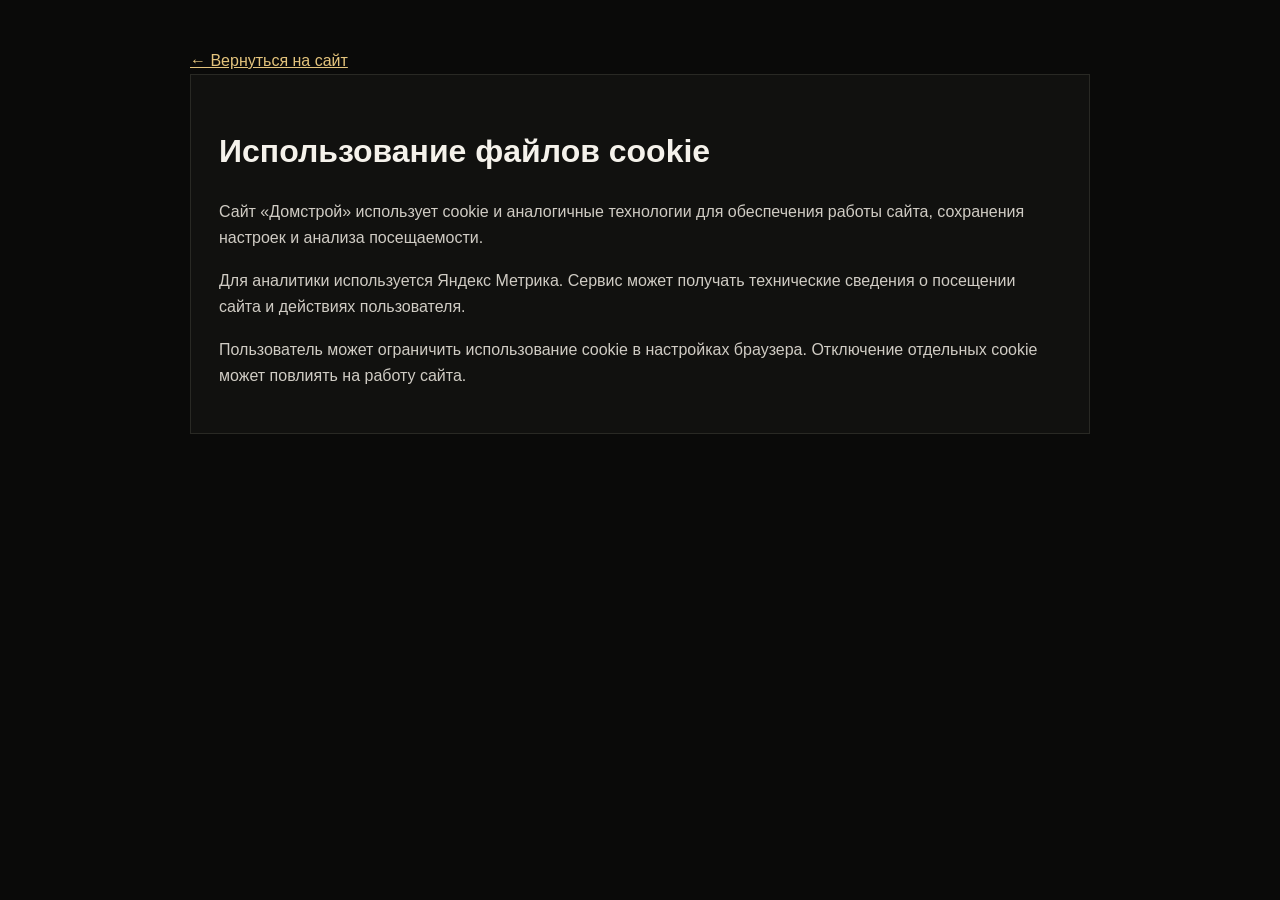
<file: cookies.html>
<!doctype html><html lang="ru"><head><meta charset="utf-8"><meta name="viewport" content="width=device-width,initial-scale=1"><title>Cookie — Домстрой</title><style>body{margin:0;background:#0a0a09;color:#f5f2eb;font-family:Arial,sans-serif;line-height:1.65}.wrap{max-width:900px;margin:auto;padding:48px 24px}a{color:#e4c47d}p,li{color:#d0ccc4}.card{border:1px solid #292924;padding:28px;background:#11110f}</style></head><body><main class="wrap"><a href="index.html">← Вернуться на сайт</a><div class="card"><h1>Использование файлов cookie</h1><p>Сайт «Домстрой» использует cookie и аналогичные технологии для обеспечения работы сайта, сохранения настроек и анализа посещаемости.</p><p>Для аналитики используется Яндекс Метрика. Сервис может получать технические сведения о посещении сайта и действиях пользователя.</p><p>Пользователь может ограничить использование cookie в настройках браузера. Отключение отдельных cookie может повлиять на работу сайта.</p></div></main></body></html>
</file>
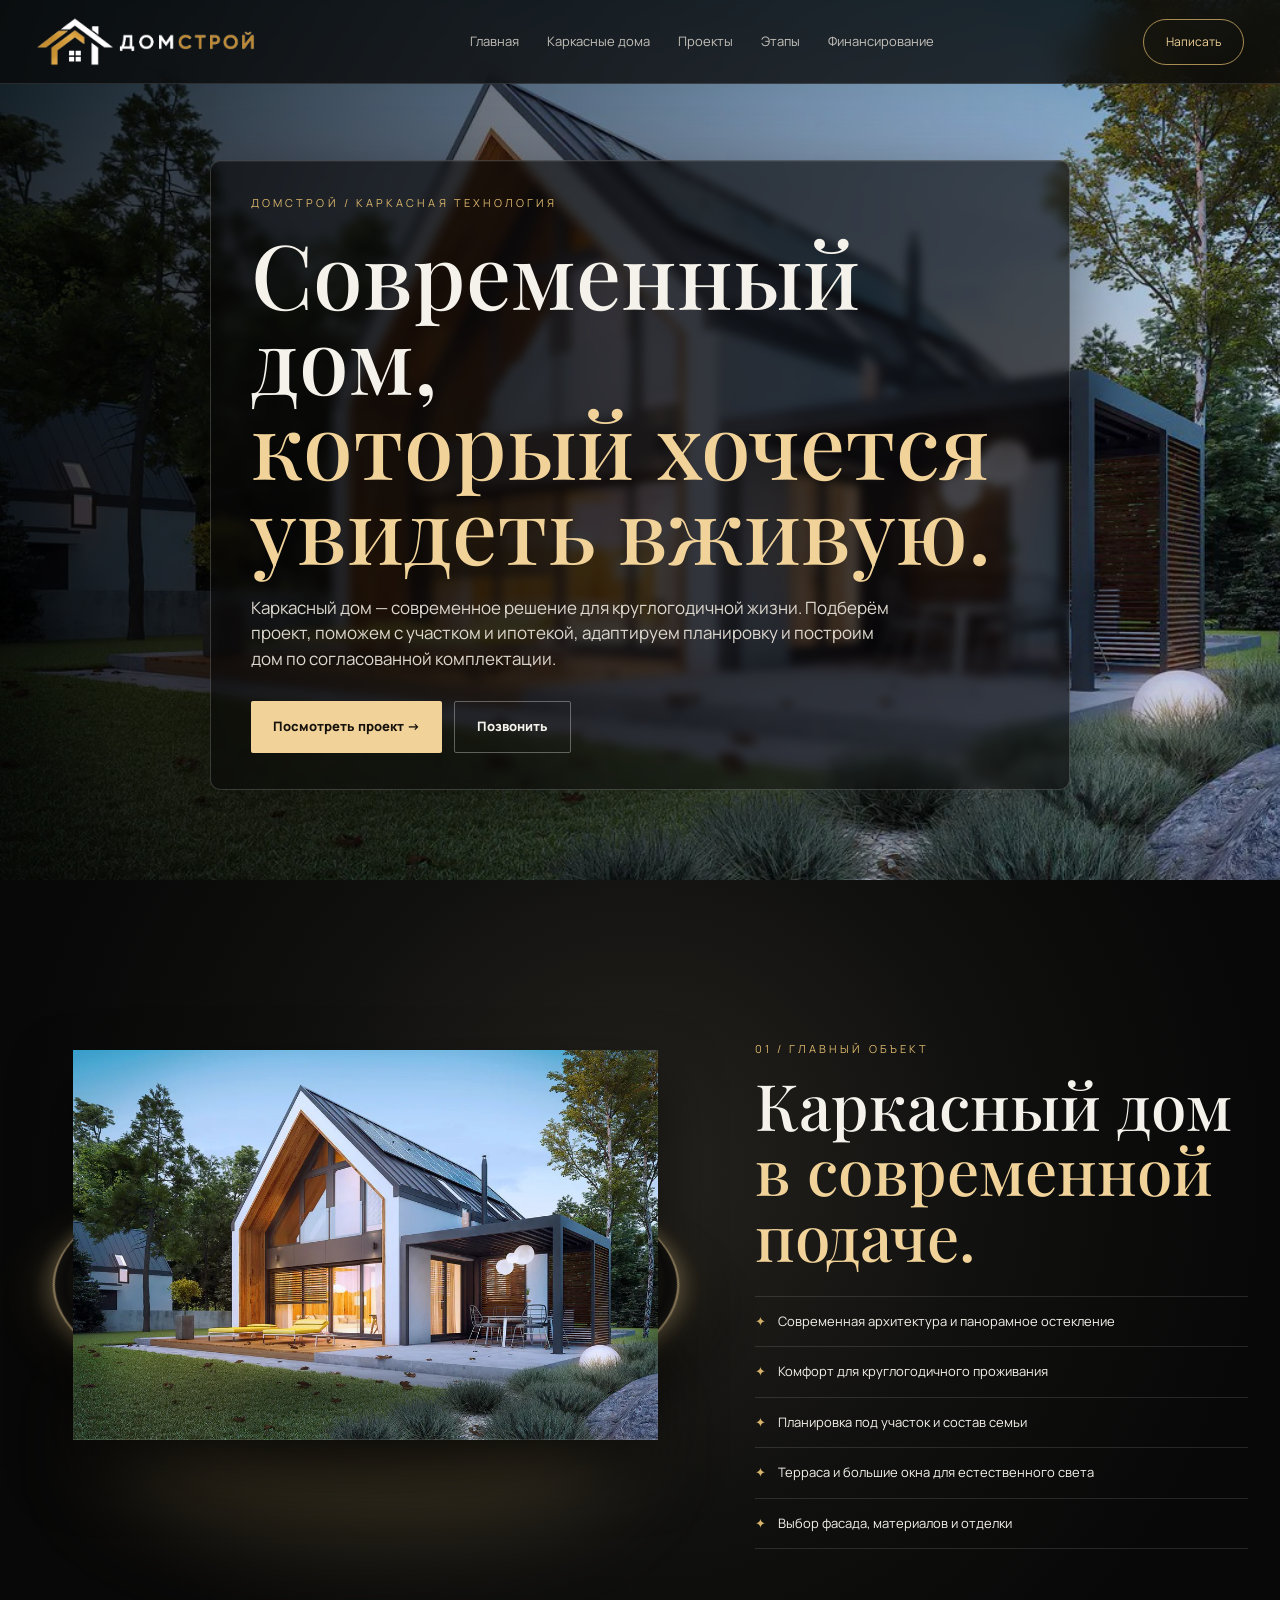
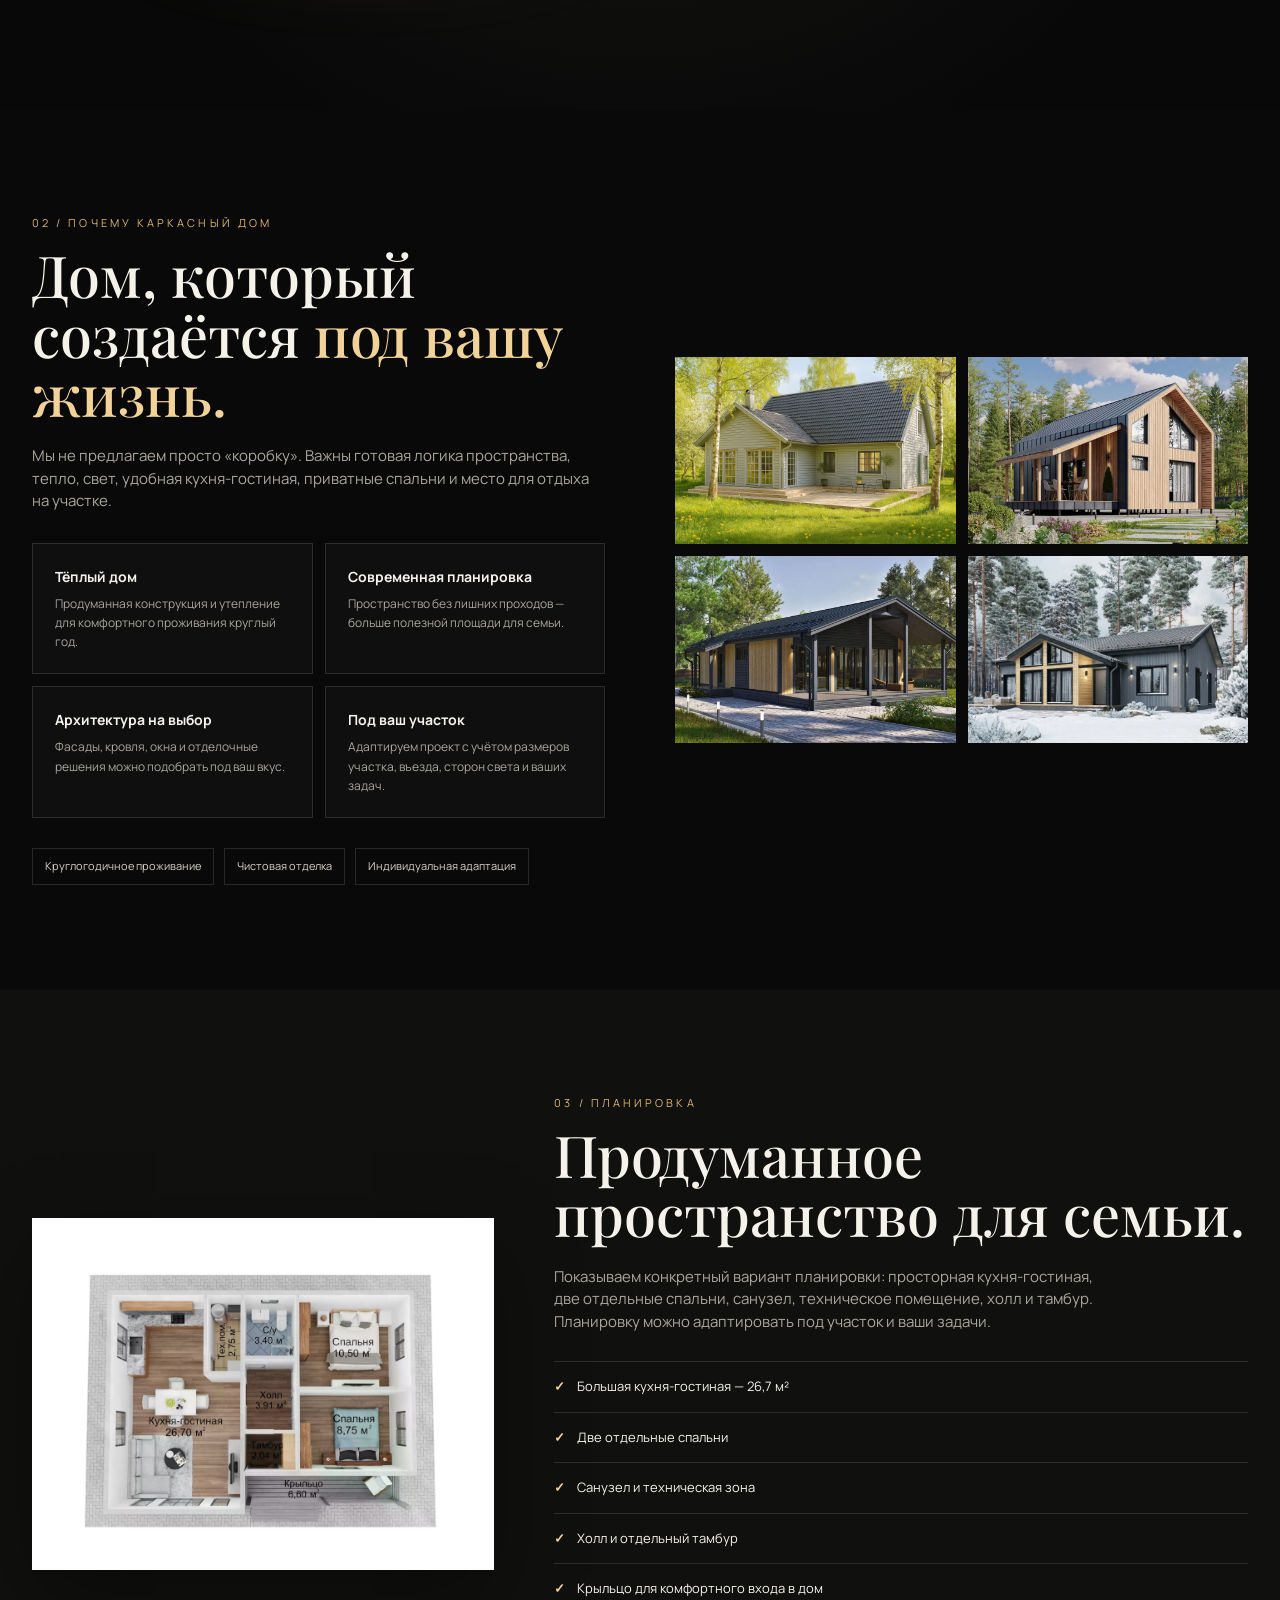
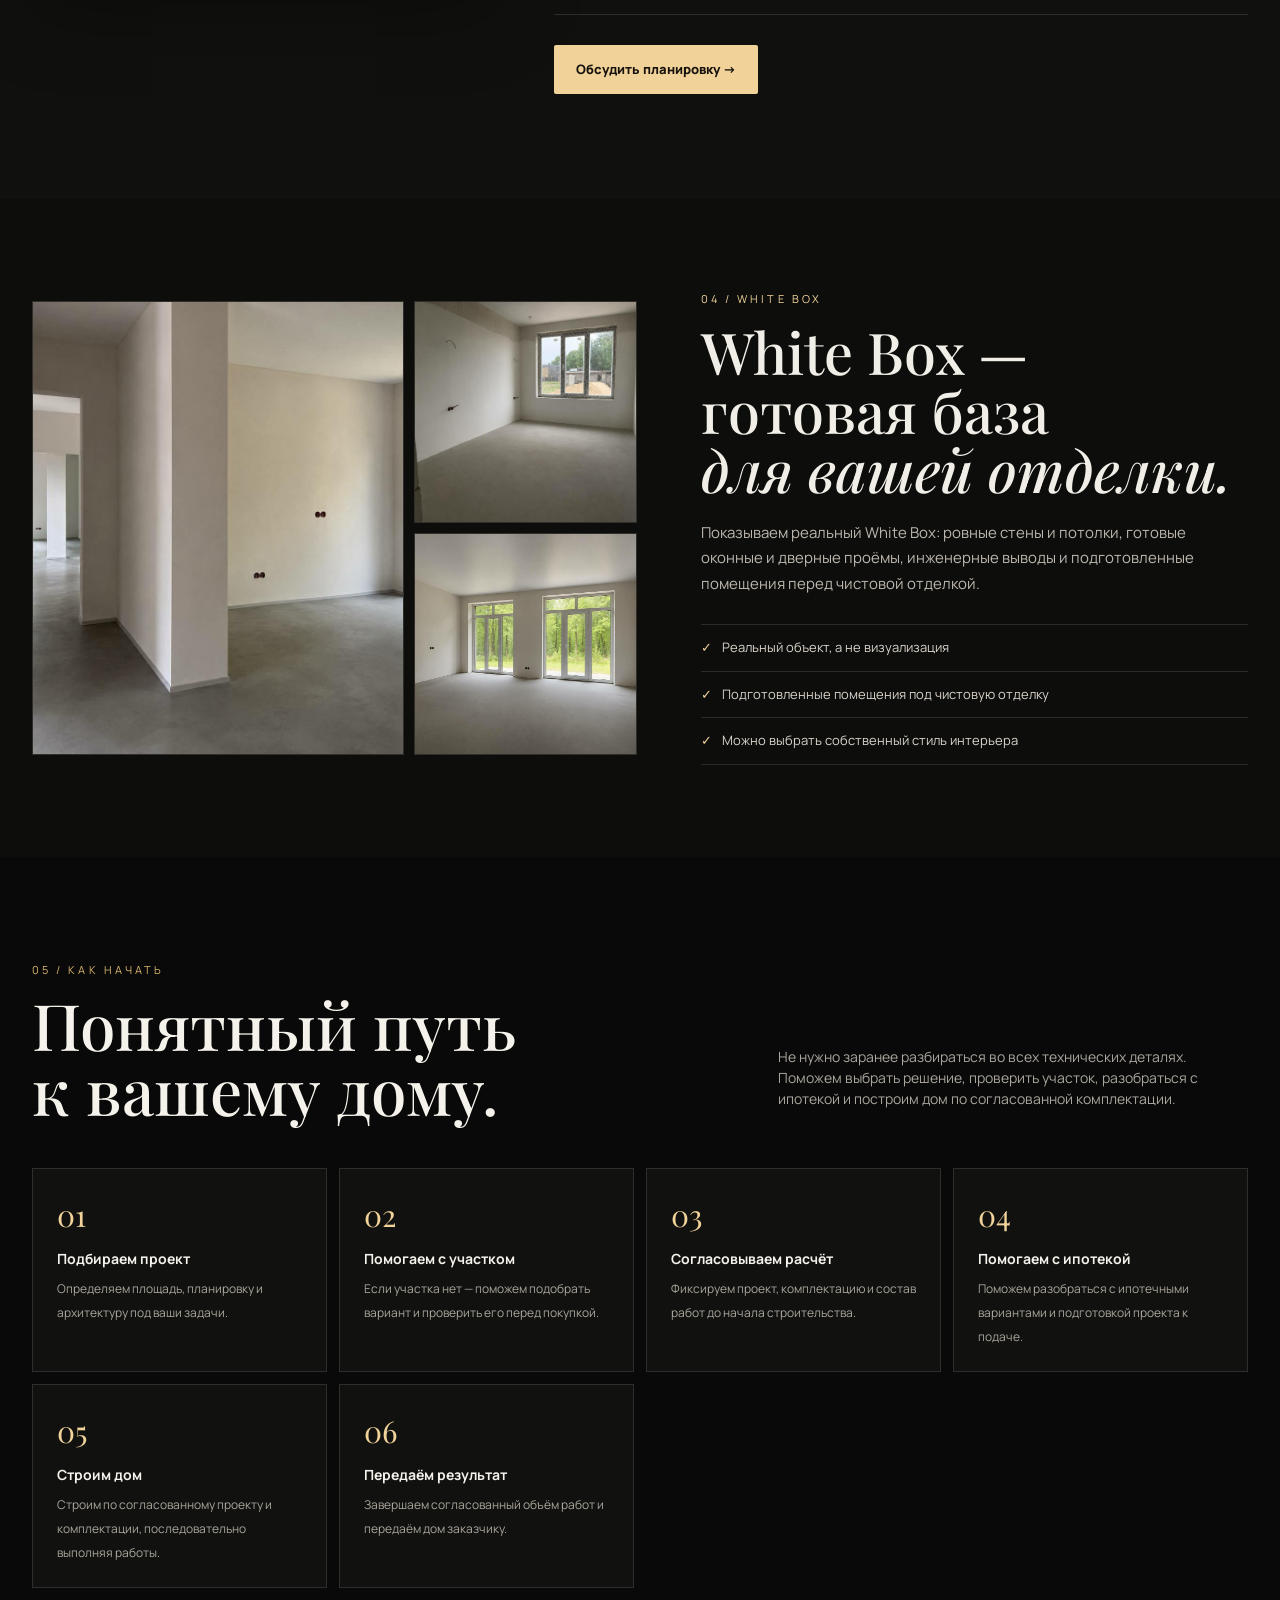
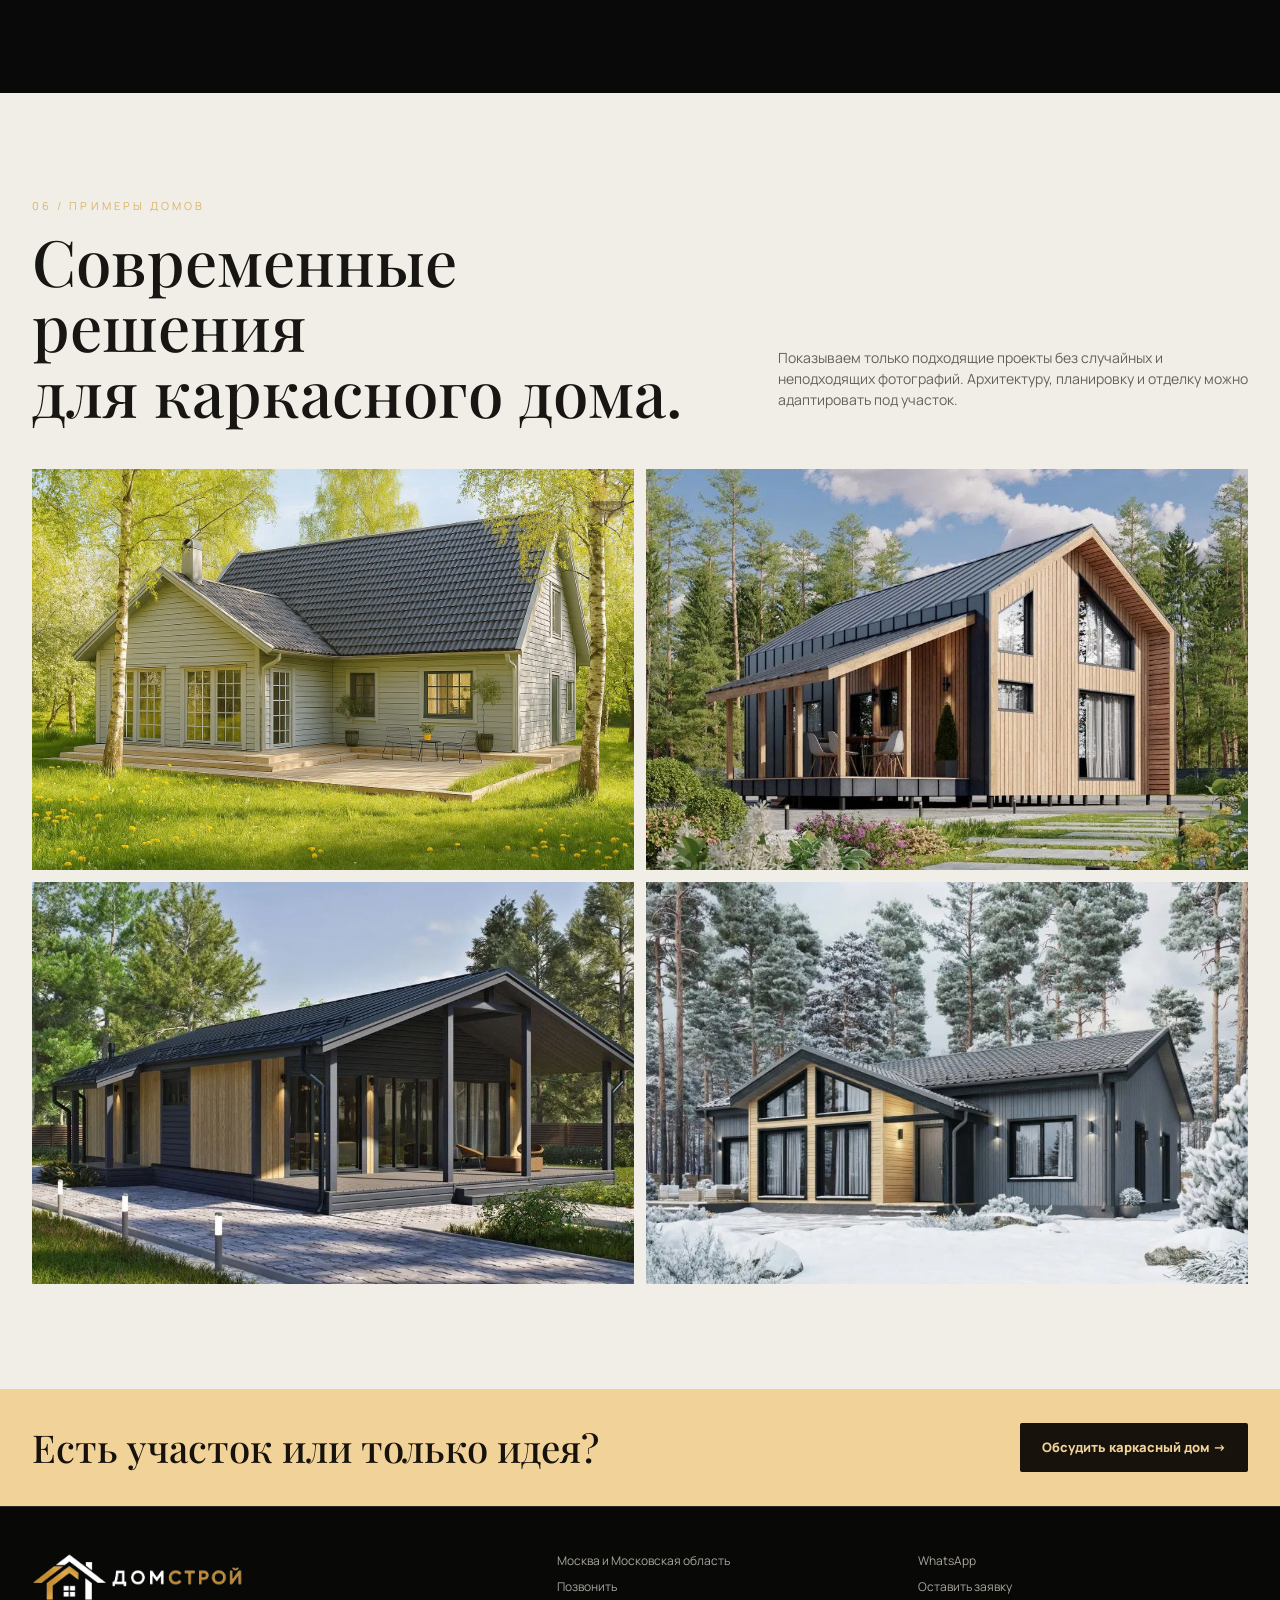
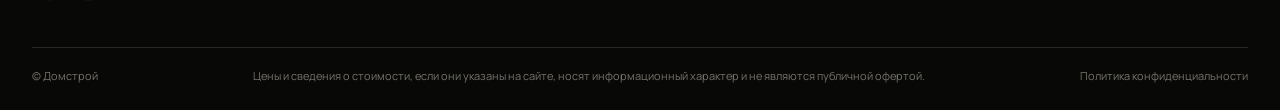
<file: karkasnye-doma.html>
<!doctype html>
<html lang="ru">
<head>
<meta charset="utf-8">
<meta name="viewport" content="width=device-width,initial-scale=1">
<title>Каркасные дома — Домстрой</title>
<!-- Version v15 -->
<meta name="description" content="Современные каркасные дома Домстрой: архитектура, террасы, панорамное остекление и индивидуальные решения под участок и задачи семьи.">
<link rel="preconnect" href="https://fonts.googleapis.com">
<link rel="preconnect" href="https://fonts.gstatic.com" crossorigin>
<link href="https://fonts.googleapis.com/css2?family=Manrope:wght@400;500;600;700;800&family=Playfair+Display:wght@500;600&display=swap" rel="stylesheet">
<style>
:root{--bg:#090909;--panel:#121210;--panel2:#171613;--gold:#d9b56b;--gold2:#f1d39a;--text:#f5f2eb;--muted:#aaa69d;--line:rgba(255,255,255,.12);--max:1320px}
*{box-sizing:border-box}html{scroll-behavior:smooth}body{margin:0;background:var(--bg);color:var(--text);font-family:Manrope,Arial,sans-serif;line-height:1.5}a{color:inherit;text-decoration:none}img{display:block;max-width:100%}.container{width:min(calc(100% - 64px),var(--max));margin:auto}.kicker{font-size:11px;letter-spacing:.28em;text-transform:uppercase;color:var(--gold)}
.header{position:fixed;z-index:50;top:0;left:0;right:0;height:84px;display:flex;align-items:center;padding:0 36px;background:rgba(9,9,9,.78);backdrop-filter:blur(14px);border-bottom:1px solid var(--line)}.logo{height:52px;width:auto;object-fit:contain}.nav{margin:auto;display:flex;gap:28px;font-size:13px;color:#e8e3d9}.nav a{opacity:.82}.nav a:hover{opacity:1;color:var(--gold2)}.head-cta{border:1px solid rgba(217,181,107,.75);padding:13px 22px;border-radius:999px;font-size:12px;color:var(--gold2)}.burger{display:none;background:none;border:0;color:#fff;font-size:24px}
.hero{min-height:760px;display:flex;align-items:flex-end;position:relative;overflow:hidden;padding:160px 0 90px}.hero:before{content:"";position:absolute;inset:0;background:linear-gradient(90deg,rgba(0,0,0,.82),rgba(0,0,0,.32) 62%,rgba(0,0,0,.08)),url('project-frame-panoramic.jpg') center/cover no-repeat;transform:scale(1.02)}.hero-inner{position:relative;z-index:2;max-width:860px;padding:34px 40px 36px;border-radius:10px;background:rgba(7,7,7,.64);border:1px solid rgba(255,255,255,.18);box-shadow:0 24px 70px rgba(0,0,0,.42),inset 0 1px 0 rgba(255,255,255,.06);backdrop-filter:blur(5px);-webkit-backdrop-filter:blur(5px)}.hero h1{font-family:"Playfair Display",serif;font-weight:500;font-size:clamp(55px,7vw,96px);line-height:.95;margin:18px 0 25px}.hero h1 em{font-style:normal;color:var(--gold2)}.hero p{font-size:17px;color:#ddd8ce;max-width:650px}.actions{display:flex;gap:12px;flex-wrap:wrap;margin-top:30px}.btn{display:inline-flex;align-items:center;justify-content:center;padding:15px 22px;border-radius:2px;font-size:13px;font-weight:800}.btn-gold{background:var(--gold2);color:#17130c}.btn-outline{border:1px solid rgba(255,255,255,.32)}
.section{padding:105px 0}.light{background:#f1eee7;color:#171613}.section-head{display:flex;justify-content:space-between;align-items:end;gap:50px;margin-bottom:45px}.section-head h2{font-family:"Playfair Display",serif;font-weight:500;font-size:clamp(43px,5vw,70px);line-height:1.02;margin:14px 0 0}.section-head p{max-width:470px;color:var(--muted);font-size:14px}.light .section-head p{color:#666158}
.showcase{background:radial-gradient(circle at 50% 35%,#25231e 0,#10100f 43%,#080808 75%);overflow:hidden}.showcase-grid{display:grid;grid-template-columns:1.15fr .85fr;gap:55px;align-items:center}.stage{position:relative;min-height:620px;display:flex;align-items:center;justify-content:center;perspective:1200px}.stage-glow{position:absolute;width:520px;height:180px;border-radius:50%;background:rgba(217,181,107,.18);filter:blur(50px);bottom:70px}.turntable{position:absolute;width:min(610px,85vw);height:min(610px,85vw);border-radius:50%;bottom:45px;transform:rotateX(64deg);background:radial-gradient(circle,#29251d 0 50%,#15130f 51% 67%,#0b0b0a 68%);box-shadow:0 35px 80px rgba(0,0,0,.75),inset 0 0 0 2px rgba(241,211,154,.14);animation:none}.turntable:before{content:"";position:absolute;inset:18%;border-radius:50%;border:1px solid rgba(241,211,154,.24);box-shadow:0 0 35px rgba(241,211,154,.14)}.turntable:after{content:"";position:absolute;inset:7%;border-radius:50%;border:1px solid rgba(255,255,255,.06)}.house-card{position:relative;z-index:2;width:min(700px,94%);transform:translateY(-50px);filter:drop-shadow(0 28px 30px rgba(0,0,0,.55));animation:none}.house-card img{width:100%;height:390px;object-fit:contain;object-position:center;mix-blend-mode:normal}.house-card:after{content:"";position:absolute;left:12%;right:12%;bottom:25px;height:35px;background:rgba(0,0,0,.6);filter:blur(18px);border-radius:50%}.stage-light{position:absolute;z-index:1;bottom:45px;width:min(610px,85vw);height:min(610px,85vw);border-radius:50%;transform:rotateX(64deg);border:2px solid rgba(241,211,154,.58);box-shadow:0 0 22px rgba(241,211,154,.42),0 0 55px rgba(217,181,107,.18),inset 0 0 18px rgba(241,211,154,.10);pointer-events:none}.stage-note{display:none}.showcase-copy h2{font-family:"Playfair Display",serif;font-size:clamp(42px,5vw,70px);line-height:1.02;font-weight:500;margin:15px 0 22px}.showcase-copy h2 em{font-style:normal;color:var(--gold2)}.showcase-copy p{color:var(--muted);font-size:15px;max-width:500px}.features{margin:28px 0 0;padding:0;list-style:none;border-top:1px solid var(--line)}.features li{padding:15px 0;border-bottom:1px solid var(--line);font-size:13px}.features li:before{content:"✦";color:var(--gold);margin-right:12px}
.gallery{display:grid;grid-template-columns:repeat(12,1fr);gap:12px}.gallery figure{margin:0;position:relative;overflow:hidden;background:#111;min-height:250px;aspect-ratio:16/10}.gallery img{width:100%;height:100%;object-fit:contain;object-position:center;transition:transform .6s;background:#111}.gallery figure:hover img{transform:scale(1.02)}.gallery figure:nth-child(1){grid-column:span 7}.gallery figure:nth-child(2),.gallery figure:nth-child(3){grid-column:span 5}.gallery figure:nth-child(n+4){grid-column:span 4}.curated-frame-gallery figure{aspect-ratio:16/10}.cta{background:var(--gold2);color:#17130c;padding:30px 0}.cta-inner{display:flex;align-items:center;justify-content:space-between;gap:25px}.cta strong{font-family:"Playfair Display",serif;font-weight:500;font-size:clamp(28px,3vw,42px)}.btn-dark{background:#17130c;color:#f1d39a}
.footer{background:#080807;border-top:1px solid var(--line);padding:45px 0 25px}.footer-grid{display:grid;grid-template-columns:1.5fr 1fr 1fr;gap:30px}.footer-logo{height:50px;width:auto}.footer-col{display:flex;flex-direction:column;gap:8px;color:#aaa69d;font-size:12px}.footer-bottom{margin-top:45px;padding-top:20px;border-top:1px solid var(--line);color:#77736c;font-size:11px;display:flex;justify-content:space-between;gap:20px}.mobile-cta{display:none}
@media(max-width:900px){.nav.mobile{display:flex;position:absolute;top:72px;left:0;right:0;flex-direction:column;gap:0;padding:10px 18px 18px;background:rgba(9,9,9,.97);border-bottom:1px solid var(--line);backdrop-filter:blur(14px)}.nav.mobile a{padding:13px 0;border-bottom:1px solid var(--line)}.header{height:72px;padding:0 18px}.logo{height:42px}.nav,.head-cta{display:none}.burger{display:block;margin-left:auto}.hero{min-height:720px;padding:130px 0 75px}.container{width:min(calc(100% - 36px),var(--max))}.showcase-grid{grid-template-columns:1fr;gap:10px}.stage{min-height:520px}.house-card img{height:310px}.turntable{width:500px;height:500px}.showcase-copy{padding-bottom:30px}.gallery{grid-template-columns:1fr 1fr}.gallery figure:nth-child(n){grid-column:auto;grid-row:auto;min-height:230px;aspect-ratio:16/10}.gallery figure:nth-child(1){grid-column:span 2}.section{padding:78px 0}.section-head{display:block}.section-head p{margin-top:20px}.cta-inner{align-items:flex-start;flex-direction:column}.footer-grid{grid-template-columns:1fr 1fr}.footer-bottom{display:block}.footer-bottom>*{display:block;margin-top:8px}.mobile-cta{display:flex;position:fixed;z-index:40;bottom:0;left:0;right:0;padding:10px 12px;background:rgba(8,8,7,.94);backdrop-filter:blur(12px);border-top:1px solid var(--line);gap:8px}.mobile-cta a{flex:1;text-align:center;padding:13px 8px;font-size:12px;font-weight:800;border-radius:2px}.mobile-cta .call{background:var(--gold2);color:#17130c}.mobile-cta .wa{border:1px solid rgba(255,255,255,.25)}}
@media(max-width:520px){.hero h1{font-size:48px}.hero p{font-size:15px}.stage{min-height:450px}.turntable{width:390px;height:390px}.house-card img{height:255px}.gallery{grid-template-columns:1fr}.gallery figure:nth-child(n){grid-column:auto;min-height:250px;aspect-ratio:16/10}.footer-grid{grid-template-columns:1fr}}

/* sales sections */
.sales-grid{display:grid;grid-template-columns:1fr 1fr;gap:70px;align-items:center}.sales-copy h2,.plan-copy h2,.finish-copy h2{font-family:"Playfair Display",serif;font-weight:500;font-size:clamp(40px,4.5vw,64px);line-height:1.03;margin:14px 0 22px}.sales-copy p,.plan-copy p,.finish-copy p{font-size:15px;color:var(--muted);max-width:560px}.benefit-cards{display:grid;grid-template-columns:repeat(2,1fr);gap:12px;margin-top:30px}.benefit-card{padding:22px;border:1px solid var(--line);background:rgba(255,255,255,.025)}.benefit-card strong{display:block;font-size:14px;margin-bottom:7px}.benefit-card span{display:block;color:var(--muted);font-size:12px;line-height:1.6}.plan-section{background:#10100e}.plan-wrap{display:grid;grid-template-columns:.8fr 1.2fr;gap:60px;align-items:center}.plan-image{background:#fff;padding:12px;box-shadow:0 30px 80px rgba(0,0,0,.35)}.plan-image img{width:100%;height:auto}.plan-points{list-style:none;padding:0;margin:28px 0 0;border-top:1px solid var(--line)}.plan-points li{padding:15px 0;border-bottom:1px solid var(--line);font-size:13px}.plan-points li:before{content:'✓';color:var(--gold2);font-weight:800;margin-right:12px}.finish-section{background:#f1eee7;color:#171613}.finish-section .kicker{color:#9d7430}.finish-grid{display:grid;grid-template-columns:1.1fr .9fr;gap:60px;align-items:center}.finish-gallery{display:grid;grid-template-columns:1fr 1fr;gap:10px}.finish-gallery img{width:100%;height:245px;object-fit:cover}.finish-gallery img:first-child{grid-column:span 2;height:330px}.finish-copy p{color:#666158}.finish-list{margin:28px 0 0;padding:0;list-style:none;border-top:1px solid rgba(23,22,19,.16)}.finish-list li{padding:14px 0;border-bottom:1px solid rgba(23,22,19,.16);font-size:13px}.finish-list li:before{content:'✦';color:#a5792d;margin-right:12px}.steps{display:grid;grid-template-columns:repeat(4,1fr);gap:12px}.step{padding:24px;border:1px solid var(--line);background:#11110f}.step-num{font-family:"Playfair Display",serif;color:var(--gold2);font-size:30px}.step strong{display:block;margin:10px 0 6px;font-size:14px}.step span{font-size:12px;color:var(--muted);line-height:1.6}.trust-strip{display:flex;gap:10px;flex-wrap:wrap;margin-top:30px}.trust-strip span{padding:9px 12px;border:1px solid var(--line);font-size:11px;color:#d7d2c8}.light .trust-strip span{border-color:rgba(23,22,19,.14);color:#514d46}
@media(max-width:900px){.nav.mobile{display:flex;position:absolute;top:72px;left:0;right:0;flex-direction:column;gap:0;padding:10px 18px 18px;background:rgba(9,9,9,.97);border-bottom:1px solid var(--line);backdrop-filter:blur(14px)}.nav.mobile a{padding:13px 0;border-bottom:1px solid var(--line)}.sales-grid,.plan-wrap,.finish-grid{grid-template-columns:1fr;gap:35px}.steps{grid-template-columns:1fr 1fr}.benefit-cards{grid-template-columns:1fr 1fr}.finish-gallery img:first-child{height:280px}}
@media(max-width:520px){.benefit-cards,.steps{grid-template-columns:1fr}.finish-gallery{grid-template-columns:1fr}.finish-gallery img:first-child{grid-column:auto;height:250px}.finish-gallery img{height:220px}}


/* V13 — аккуратная подача фотографий и реальная отделка */
.gallery figure,
.curated-frame-gallery figure {
  min-height: 0;
  aspect-ratio: 16 / 10;
}
.gallery img,
.curated-frame-gallery img {
  width: 100%;
  height: 100%;
  object-fit: cover;
  object-position: center;
}
.curated-frame-gallery figure:nth-child(1) { grid-column: span 7; }
.curated-frame-gallery figure:nth-child(2),
.curated-frame-gallery figure:nth-child(3) { grid-column: span 5; }
.curated-frame-gallery figure:nth-child(n+4) { grid-column: span 4; }
.finish-gallery {
  grid-template-columns: 1fr 1fr;
}
.finish-gallery img,
.finish-gallery img:first-child {
  height: 320px;
  grid-column: auto;
  object-fit: cover;
}
@media(max-width:900px){
  .curated-frame-gallery figure:nth-child(n) { grid-column: auto; }
  .curated-frame-gallery figure:nth-child(1) { grid-column: span 2; }
  .finish-gallery img,
  .finish-gallery img:first-child { height: 280px; }
}
@media(max-width:520px){
  .finish-gallery { grid-template-columns: 1fr; }
  .finish-gallery img,
  .finish-gallery img:first-child { height: 260px; }
}

/* V15 — фотографии без обрезания и только релевантные изображения */
.gallery figure,.curated-frame-gallery figure{min-height:0;aspect-ratio:auto;background:#111;}
.gallery img,.curated-frame-gallery img{width:100%;height:auto;object-fit:contain;object-position:center;background:#111;}
.curated-frame-gallery figure:nth-child(1),.curated-frame-gallery figure:nth-child(2),.curated-frame-gallery figure:nth-child(3),.curated-frame-gallery figure:nth-child(4){grid-column:span 6;}
.finish-gallery{grid-template-columns:repeat(2,minmax(0,1fr));align-items:start;}
.finish-gallery img,.finish-gallery img:first-child{width:100%;height:auto;grid-column:auto;object-fit:contain;background:#fff;}
@media(max-width:900px){.curated-frame-gallery figure:nth-child(n){grid-column:auto}.finish-gallery{grid-template-columns:1fr 1fr}.finish-gallery img,.finish-gallery img:first-child{height:auto;}}
@media(max-width:520px){.curated-frame-gallery figure:nth-child(n){grid-column:auto}.finish-gallery{grid-template-columns:1fr}.finish-gallery img,.finish-gallery img:first-child{height:auto;}}

/* V17 — реальная чистовая отделка каркасного дома одним цельным коллажем */
.finish-single{max-width:1200px;margin:0 auto}.finish-single-head{margin-bottom:28px}.finish-single-head h2{font-family:"Playfair Display",serif;font-weight:500;font-size:clamp(40px,4.5vw,64px);line-height:1.03;margin:14px 0 0}.finish-single-image{width:100%;background:#111;overflow:hidden}.finish-single-image img{display:block;width:100%;height:auto;object-fit:contain}
</style>

<style id="v25-whitebox-section">
/* V25 — White Box: тёмная подача, изображение не на весь экран */
.whitebox-section{background:#0d0d0c;color:#f1eee7;padding:92px 0}
.whitebox-grid{display:grid;grid-template-columns:minmax(0,1.05fr) minmax(320px,.95fr);gap:64px;align-items:center}
.whitebox-gallery{display:grid;grid-template-columns:1.25fr .75fr;gap:10px;max-width:760px}
.whitebox-gallery figure{margin:0;background:#171613;overflow:hidden;border:1px solid rgba(255,255,255,.10)}
.whitebox-gallery figure:first-child{grid-row:span 2}
.whitebox-gallery img{width:100%;height:100%;object-fit:cover;min-height:220px}
.whitebox-copy h2{font-family:"Playfair Display",serif;font-size:clamp(40px,4.5vw,64px);line-height:1.03;font-weight:500;margin:14px 0 20px}
.whitebox-copy p{color:#bcb7ae;max-width:500px;font-size:15px;line-height:1.7}
.whitebox-copy .kicker{color:var(--gold2)}
.whitebox-list{list-style:none;padding:0;margin:28px 0 0;border-top:1px solid rgba(255,255,255,.12)}
.whitebox-list li{padding:13px 0;border-bottom:1px solid rgba(255,255,255,.12);font-size:13px;color:#d8d3ca}
.whitebox-list li:before{content:'✓';color:var(--gold2);margin-right:10px}
@media(max-width:900px){.whitebox-grid{grid-template-columns:1fr;gap:34px}.whitebox-gallery{max-width:none}.whitebox-section{padding:72px 0}}
@media(max-width:520px){.whitebox-gallery{grid-template-columns:1fr}.whitebox-gallery figure:first-child{grid-row:auto}.whitebox-gallery img{min-height:0;height:auto}.whitebox-copy h2{font-size:40px}}
</style>

</head>
<body>
<header class="header"><a href="index.html" aria-label="Домстрой"><img class="logo" src="logo-domstroy-light.png" alt="Домстрой"></a><nav class="nav"><a href="index.html">Главная</a><a href="karkasnye-doma.html">Каркасные дома</a><a href="index.html#projects">Проекты</a><a href="index.html#process">Этапы</a><a href="index.html#finance">Финансирование</a></nav><a class="head-cta" href="https://wa.me/79173337928" target="_blank" rel="noopener">Написать</a><button class="burger" onclick="document.querySelector('.nav').classList.toggle('mobile')">☰</button></header>
<main>
<section class="hero"><div class="container hero-inner"><div class="kicker">ДОМСТРОЙ / КАРКАСНАЯ ТЕХНОЛОГИЯ</div><h1>Современный дом,<br><em>который хочется увидеть вживую.</em></h1><p>Каркасный дом — современное решение для круглогодичной жизни. Подберём проект, поможем с участком и ипотекой, адаптируем планировку и построим дом по согласованной комплектации.</p><div class="actions"><a class="btn btn-gold" href="#showcase">Посмотреть проект →</a><a class="btn btn-outline" href="tel:+79173337928">Позвонить</a></div></div></section>
<section class="section showcase" id="showcase"><div class="container showcase-grid"><div class="stage"><div class="stage-glow"></div><div class="turntable"></div><div class="house-card"><img src="project-frame-panoramic.jpg" alt="Современный каркасный дом на подсвеченном подиуме"></div><div class="stage-light"></div></div><div class="showcase-copy"><div class="kicker">01 / ГЛАВНЫЙ ОБЪЕКТ</div><h2>Каркасный дом<br><em>в современной подаче.</em></h2><ul class="features"><li>Современная архитектура и панорамное остекление</li><li>Комфорт для круглогодичного проживания</li><li>Планировка под участок и состав семьи</li><li>Терраса и большие окна для естественного света</li><li>Выбор фасада, материалов и отделки</li></ul></div></div></section>
<section class="section"><div class="container sales-grid"><div class="sales-copy"><div class="kicker">02 / ПОЧЕМУ КАРКАСНЫЙ ДОМ</div><h2>Дом, который создаётся <em style="color:var(--gold2);font-style:normal">под вашу жизнь.</em></h2><p>Мы не предлагаем просто «коробку». Важны готовая логика пространства, тепло, свет, удобная кухня-гостиная, приватные спальни и место для отдыха на участке.</p><div class="benefit-cards"><div class="benefit-card"><strong>Тёплый дом</strong><span>Продуманная конструкция и утепление для комфортного проживания круглый год.</span></div><div class="benefit-card"><strong>Современная планировка</strong><span>Пространство без лишних проходов — больше полезной площади для семьи.</span></div><div class="benefit-card"><strong>Архитектура на выбор</strong><span>Фасады, кровля, окна и отделочные решения можно подобрать под ваш вкус.</span></div><div class="benefit-card"><strong>Под ваш участок</strong><span>Адаптируем проект с учётом размеров участка, въезда, сторон света и ваших задач.</span></div></div><div class="trust-strip"><span>Круглогодичное проживание</span><span>Чистовая отделка</span><span>Индивидуальная адаптация</span></div></div><div class="gallery curated-frame-gallery">
<figure><img src="project-frame-modern-dark.jpg" alt="Современный каркасный дом в лесу"></figure>
<figure><img src="project-modern-3.jpg" alt="Современный каркасный дом"></figure>
<figure><img src="project-modern-5.jpg" alt="Современный каркасный дом с террасой"></figure>
<figure><img src="project-frame-dark-blue.jpg" alt="Современный каркасный дом зимой"></figure>
</div></div></section>

<section class="section plan-section"><div class="container plan-wrap"><div class="plan-image"><img src="project-plan72-layout.jpg" alt="Планировка каркасного дома с двумя спальнями и кухней-гостиной" /></div><div class="plan-copy"><div class="kicker">03 / ПЛАНИРОВКА</div><h2>Продуманное пространство для семьи.</h2><p>Показываем конкретный вариант планировки: просторная кухня-гостиная, две отдельные спальни, санузел, техническое помещение, холл и тамбур. Планировку можно адаптировать под участок и ваши задачи.</p><ul class="plan-points"><li>Большая кухня-гостиная — 26,7 м²</li><li>Две отдельные спальни</li><li>Санузел и техническая зона</li><li>Холл и отдельный тамбур</li><li>Крыльцо для комфортного входа в дом</li></ul><div class="actions"><a class="btn btn-gold" href="https://wa.me/79173337928" target="_blank" rel="noopener">Обсудить планировку →</a></div></div></div></section>

<section class="whitebox-section" id="whitebox">
  <div class="container whitebox-grid">
    <div class="whitebox-gallery">
      <figure><img loading="lazy" src="whitebox-01.jpg" alt="White Box — чистая отделка каркасного дома"></figure>
      <figure><img loading="lazy" src="whitebox-02.jpg" alt="White Box — готовые помещения дома"></figure>
      <figure><img loading="lazy" src="whitebox-03.jpg" alt="White Box — помещение перед чистовой отделкой"></figure>
    </div>
    <div class="whitebox-copy">
      <div class="kicker">04 / WHITE BOX</div>
      <h2>White Box — готовая база<br><em>для вашей отделки.</em></h2>
      <p>Показываем реальный White Box: ровные стены и потолки, готовые оконные и дверные проёмы, инженерные выводы и подготовленные помещения перед чистовой отделкой.</p>
      <ul class="whitebox-list">
        <li>Реальный объект, а не визуализация</li>
        <li>Подготовленные помещения под чистовую отделку</li>
        <li>Можно выбрать собственный стиль интерьера</li>
      </ul>
    </div>
  </div>
</section>

<section class="section"><div class="container"><div class="section-head"><div><div class="kicker">05 / КАК НАЧАТЬ</div><h2>Понятный путь<br>к вашему дому.</h2></div><p>Не нужно заранее разбираться во всех технических деталях. Поможем выбрать решение, проверить участок, разобраться с ипотекой и построим дом по согласованной комплектации.</p></div><div class="steps">
<div class="step"><div class="step-num">01</div><strong>Подбираем проект</strong><span>Определяем площадь, планировку и архитектуру под ваши задачи.</span></div>
<div class="step"><div class="step-num">02</div><strong>Помогаем с участком</strong><span>Если участка нет — поможем подобрать вариант и проверить его перед покупкой.</span></div>
<div class="step"><div class="step-num">03</div><strong>Согласовываем расчёт</strong><span>Фиксируем проект, комплектацию и состав работ до начала строительства.</span></div>
<div class="step"><div class="step-num">04</div><strong>Помогаем с ипотекой</strong><span>Поможем разобраться с ипотечными вариантами и подготовкой проекта к подаче.</span></div>
<div class="step"><div class="step-num">05</div><strong>Строим дом</strong><span>Строим по согласованному проекту и комплектации, последовательно выполняя работы.</span></div>
<div class="step"><div class="step-num">06</div><strong>Передаём результат</strong><span>Завершаем согласованный объём работ и передаём дом заказчику.</span></div>
</div></div></section>

<section class="section light"><div class="container"><div class="section-head"><div><div class="kicker">06 / ПРИМЕРЫ ДОМОВ</div><h2>Современные решения<br>для каркасного дома.</h2></div><p>Показываем только подходящие проекты без случайных и неподходящих фотографий. Архитектуру, планировку и отделку можно адаптировать под участок.</p></div><div class="gallery curated-frame-gallery">
<figure><img src="project-frame-modern-dark.jpg" alt="Современный каркасный дом в лесу" /></figure>
<figure><img src="project-modern-3.jpg" alt="Современный каркасный дом" /></figure>
<figure><img src="project-modern-5.jpg" alt="Современный каркасный дом с террасой" /></figure>
<figure><img src="project-frame-dark-blue.jpg" alt="Современный каркасный дом зимой" /></figure>
</div></div></section>

<section class="cta"><div class="container cta-inner"><strong>Есть участок или только идея?</strong><a class="btn btn-dark" href="https://wa.me/79173337928" target="_blank" rel="noopener">Обсудить каркасный дом →</a></div></section>
</main>
<footer class="footer"><div class="container footer-grid"><div><img class="footer-logo" src="logo-domstroy-light.png" alt="Домстрой"></div><div class="footer-col"><span>Москва и Московская область</span><a href="tel:+79173337928">Позвонить</a></div><div class="footer-col"><a href="https://wa.me/79173337928" target="_blank" rel="noopener">WhatsApp</a><a href="index.html#contact">Оставить заявку</a></div></div><div class="container footer-bottom"><span>© Домстрой</span><span>Цены и сведения о стоимости, если они указаны на сайте, носят информационный характер и не являются публичной офертой.</span><a href="privacy.html">Политика конфиденциальности</a></div></footer>
<div class="mobile-cta"><a class="call" href="tel:+79173337928">Позвонить</a><a class="wa" href="https://wa.me/79173337928" target="_blank" rel="noopener">WhatsApp</a></div>
</body></html>
</file>
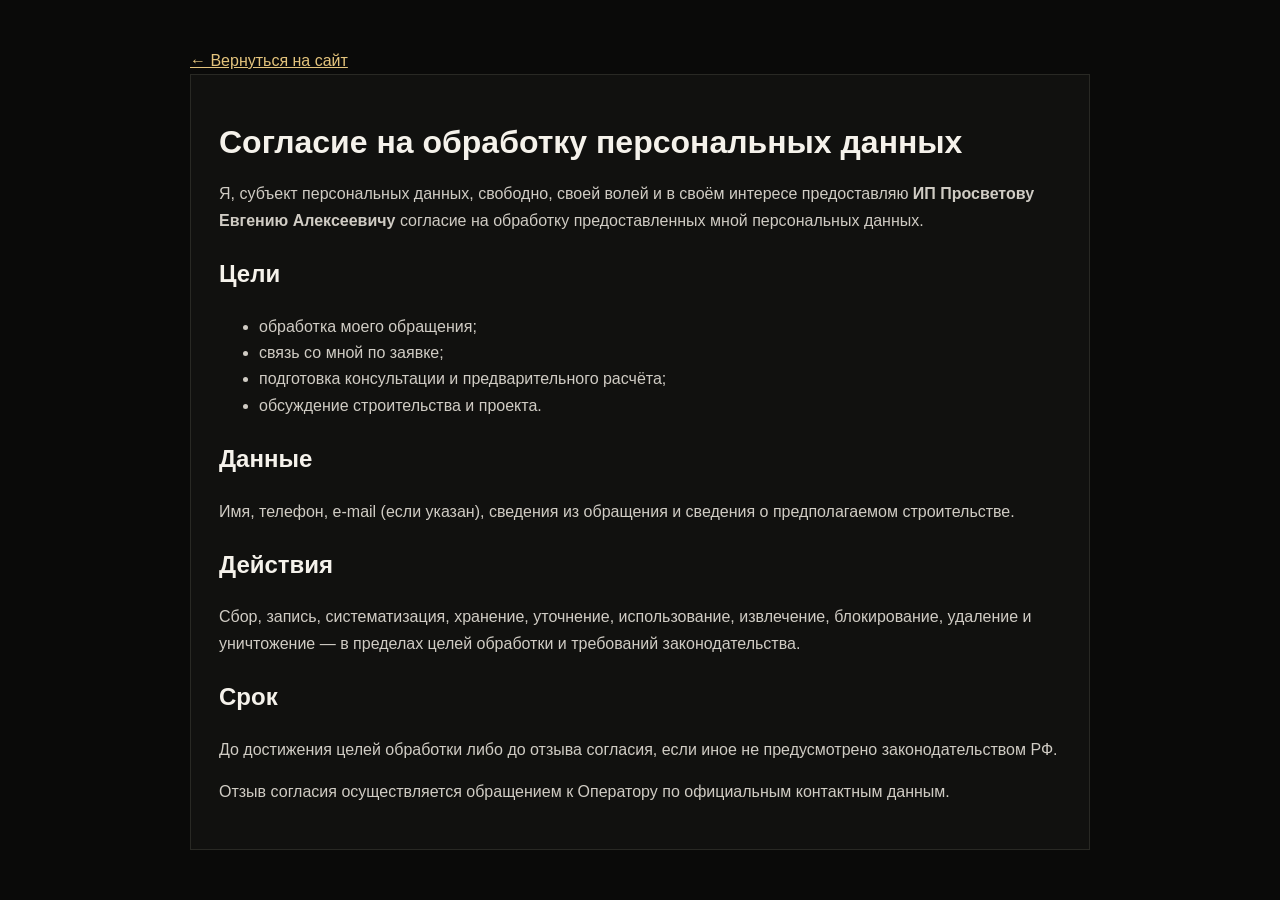
<file: personal-data-consent.html>
<!doctype html><html lang="ru"><head><meta charset="utf-8"><meta name="viewport" content="width=device-width,initial-scale=1"><title>Согласие на обработку персональных данных — Домстрой</title><style>body{margin:0;background:#0a0a09;color:#f5f2eb;font-family:Arial,sans-serif;line-height:1.65}.wrap{max-width:900px;margin:auto;padding:48px 24px}a{color:#e4c47d}h1{line-height:1.1}p,li{color:#d0ccc4}.card{border:1px solid #292924;padding:28px;background:#11110f}</style></head><body><main class="wrap"><a href="index.html">← Вернуться на сайт</a><div class="card"><h1>Согласие на обработку персональных данных</h1><p>Я, субъект персональных данных, свободно, своей волей и в своём интересе предоставляю <strong>ИП Просветову Евгению Алексеевичу</strong> согласие на обработку предоставленных мной персональных данных.</p><h2>Цели</h2><ul><li>обработка моего обращения;</li><li>связь со мной по заявке;</li><li>подготовка консультации и предварительного расчёта;</li><li>обсуждение строительства и проекта.</li></ul><h2>Данные</h2><p>Имя, телефон, e-mail (если указан), сведения из обращения и сведения о предполагаемом строительстве.</p><h2>Действия</h2><p>Сбор, запись, систематизация, хранение, уточнение, использование, извлечение, блокирование, удаление и уничтожение — в пределах целей обработки и требований законодательства.</p><h2>Срок</h2><p>До достижения целей обработки либо до отзыва согласия, если иное не предусмотрено законодательством РФ.</p><p>Отзыв согласия осуществляется обращением к Оператору по официальным контактным данным.</p></div></main></body></html>
</file>
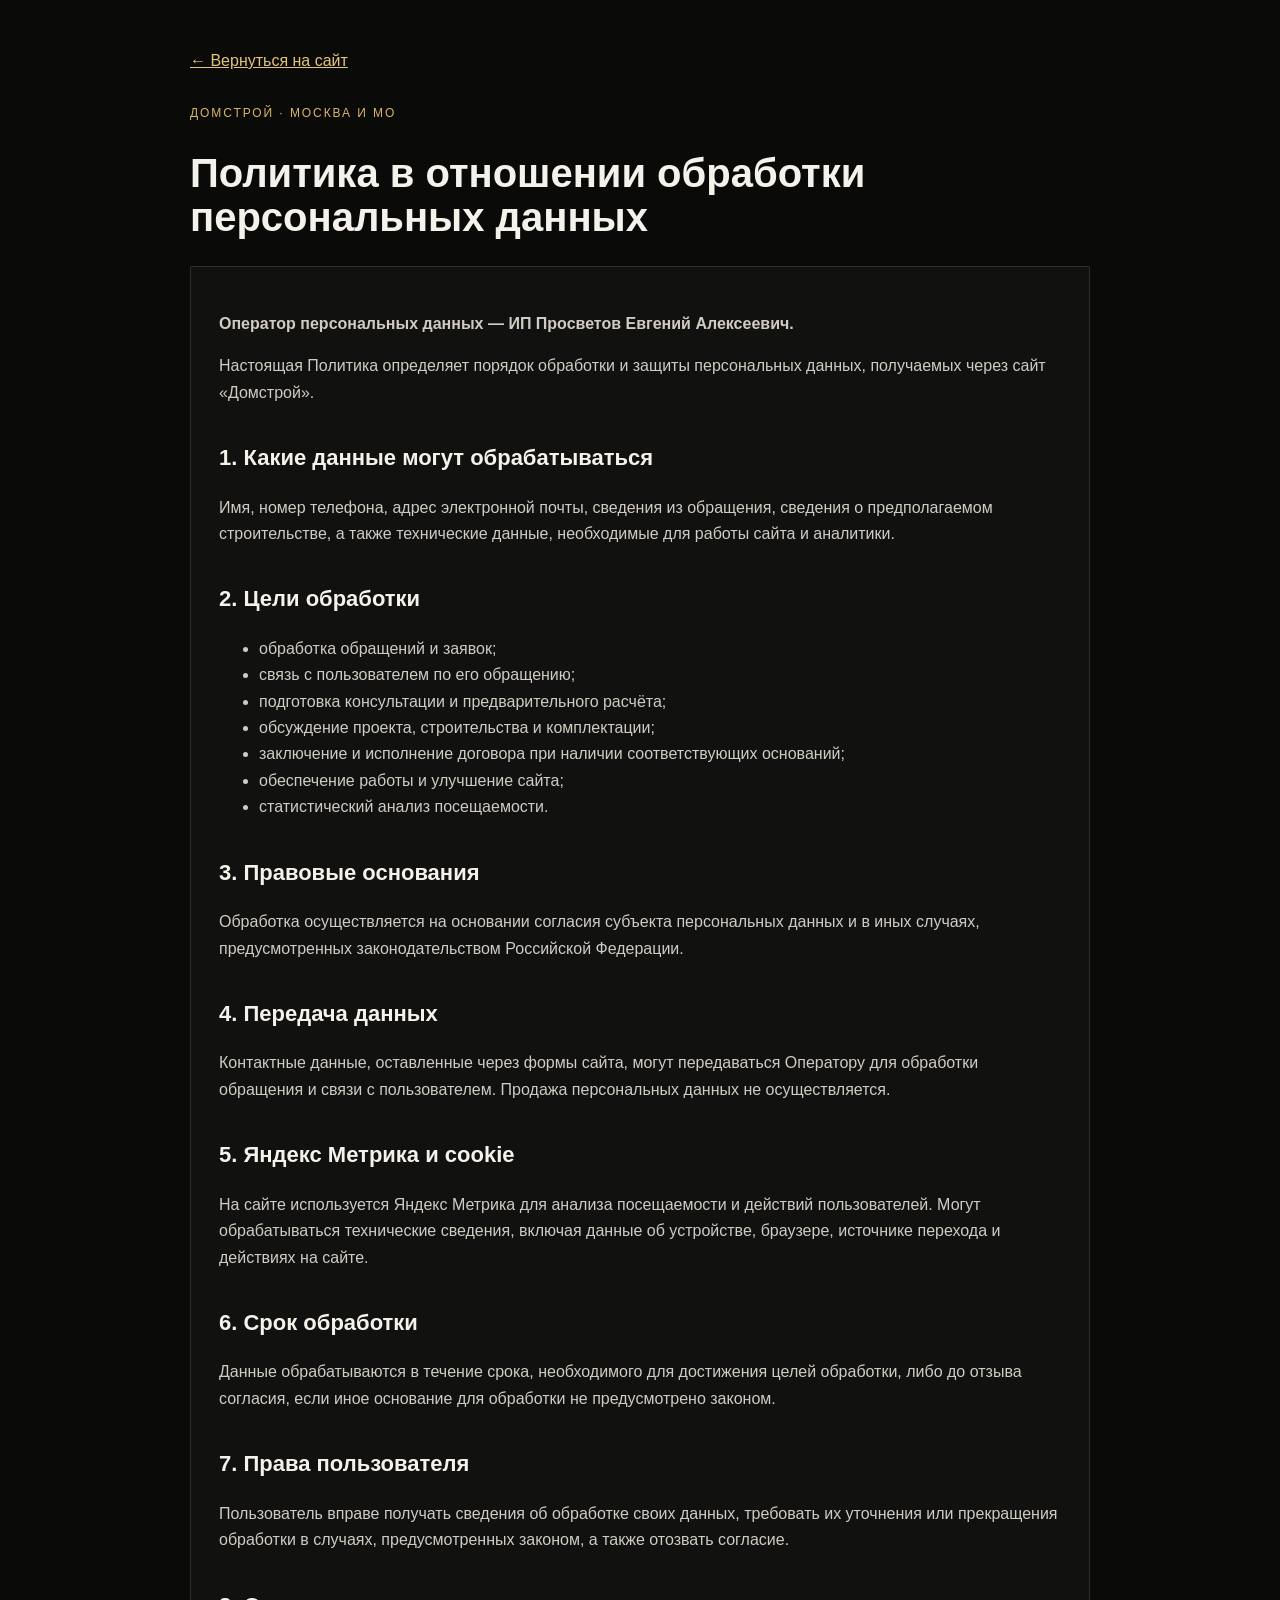
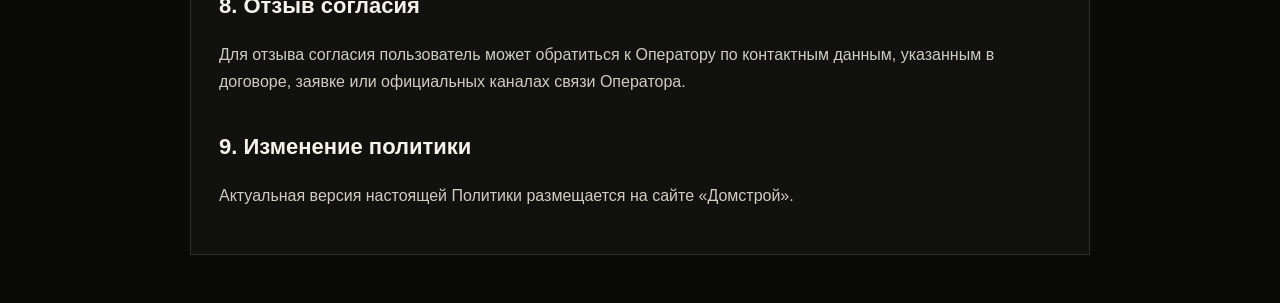
<file: privacy.html>
<!doctype html>
<html lang="ru"><head><meta charset="utf-8"><meta name="viewport" content="width=device-width,initial-scale=1">
<title>Политика обработки персональных данных — Домстрой</title>
<style>
body{margin:0;background:#0a0a09;color:#f5f2eb;font-family:Arial,sans-serif;line-height:1.65}
.wrap{max-width:900px;margin:auto;padding:48px 24px}.k{color:#d9b56b;text-transform:uppercase;letter-spacing:.16em;font-size:12px}h1{font-size:40px;line-height:1.1}h2{margin-top:34px;font-size:22px}p,li{color:#d0ccc4}a{color:#e4c47d}.back{display:inline-block;margin-bottom:30px}
.card{border:1px solid rgba(255,255,255,.12);padding:28px;background:#11110f}
</style></head><body><main class="wrap">
<a class="back" href="index.html">← Вернуться на сайт</a>
<div class="k">Домстрой · Москва и МО</div>
<h1>Политика в отношении обработки персональных данных</h1>
<div class="card">
<p><strong>Оператор персональных данных — ИП Просветов Евгений Алексеевич.</strong></p>
<p>Настоящая Политика определяет порядок обработки и защиты персональных данных, получаемых через сайт «Домстрой».</p>
<h2>1. Какие данные могут обрабатываться</h2>
<p>Имя, номер телефона, адрес электронной почты, сведения из обращения, сведения о предполагаемом строительстве, а также технические данные, необходимые для работы сайта и аналитики.</p>
<h2>2. Цели обработки</h2>
<ul><li>обработка обращений и заявок;</li><li>связь с пользователем по его обращению;</li><li>подготовка консультации и предварительного расчёта;</li><li>обсуждение проекта, строительства и комплектации;</li><li>заключение и исполнение договора при наличии соответствующих оснований;</li><li>обеспечение работы и улучшение сайта;</li><li>статистический анализ посещаемости.</li></ul>
<h2>3. Правовые основания</h2>
<p>Обработка осуществляется на основании согласия субъекта персональных данных и в иных случаях, предусмотренных законодательством Российской Федерации.</p>
<h2>4. Передача данных</h2>
<p>Контактные данные, оставленные через формы сайта, могут передаваться Оператору для обработки обращения и связи с пользователем. Продажа персональных данных не осуществляется.</p>
<h2>5. Яндекс Метрика и cookie</h2>
<p>На сайте используется Яндекс Метрика для анализа посещаемости и действий пользователей. Могут обрабатываться технические сведения, включая данные об устройстве, браузере, источнике перехода и действиях на сайте.</p>
<h2>6. Срок обработки</h2>
<p>Данные обрабатываются в течение срока, необходимого для достижения целей обработки, либо до отзыва согласия, если иное основание для обработки не предусмотрено законом.</p>
<h2>7. Права пользователя</h2>
<p>Пользователь вправе получать сведения об обработке своих данных, требовать их уточнения или прекращения обработки в случаях, предусмотренных законом, а также отозвать согласие.</p>
<h2>8. Отзыв согласия</h2>
<p>Для отзыва согласия пользователь может обратиться к Оператору по контактным данным, указанным в договоре, заявке или официальных каналах связи Оператора.</p>
<h2>9. Изменение политики</h2>
<p>Актуальная версия настоящей Политики размещается на сайте «Домстрой».</p>
</div></main></body></html>
</file>
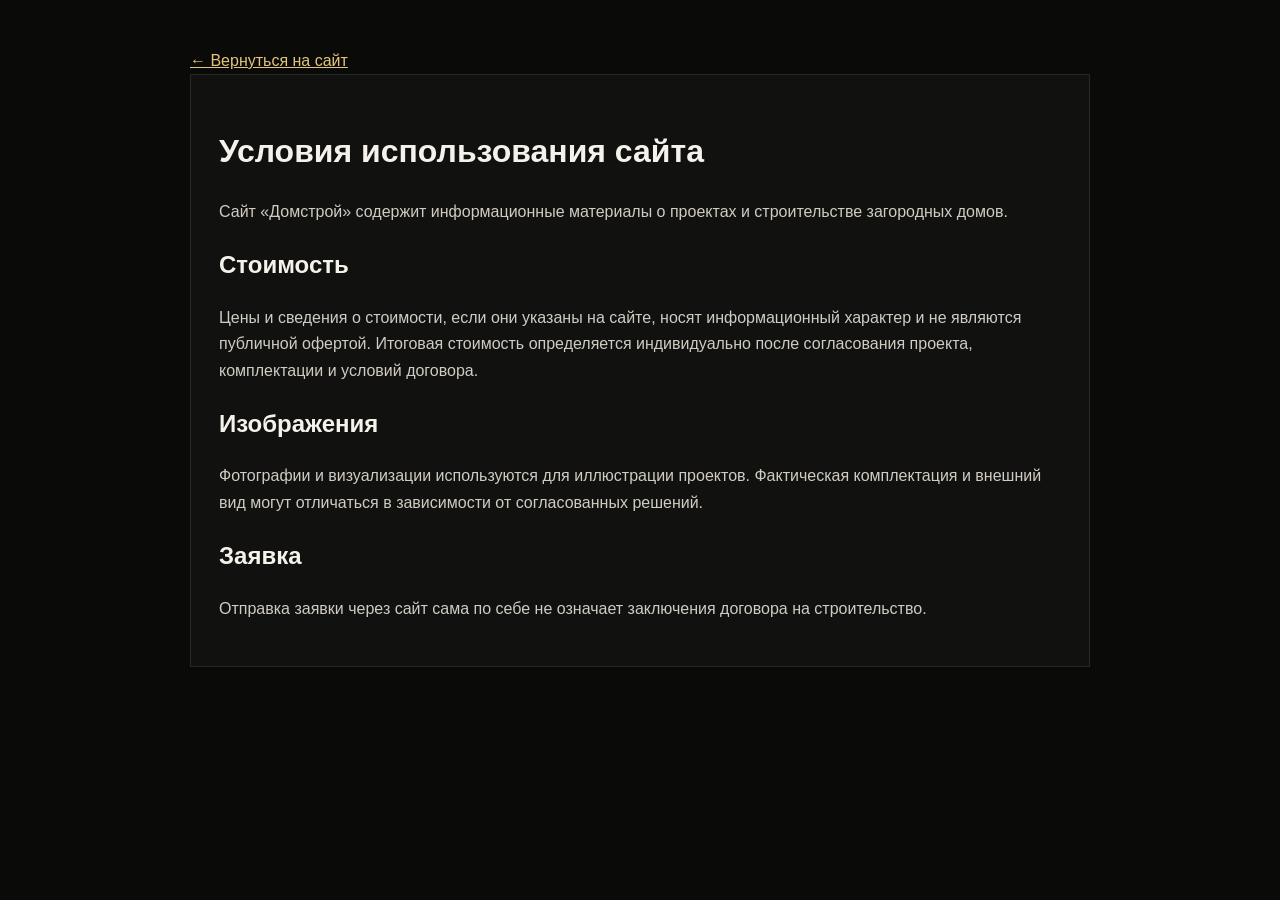
<file: terms.html>
<!doctype html><html lang="ru"><head><meta charset="utf-8"><meta name="viewport" content="width=device-width,initial-scale=1"><title>Условия использования — Домстрой</title><style>body{margin:0;background:#0a0a09;color:#f5f2eb;font-family:Arial,sans-serif;line-height:1.65}.wrap{max-width:900px;margin:auto;padding:48px 24px}a{color:#e4c47d}p,li{color:#d0ccc4}.card{border:1px solid #292924;padding:28px;background:#11110f}</style></head><body><main class="wrap"><a href="index.html">← Вернуться на сайт</a><div class="card"><h1>Условия использования сайта</h1><p>Сайт «Домстрой» содержит информационные материалы о проектах и строительстве загородных домов.</p><h2>Стоимость</h2><p>Цены и сведения о стоимости, если они указаны на сайте, носят информационный характер и не являются публичной офертой. Итоговая стоимость определяется индивидуально после согласования проекта, комплектации и условий договора.</p><h2>Изображения</h2><p>Фотографии и визуализации используются для иллюстрации проектов. Фактическая комплектация и внешний вид могут отличаться в зависимости от согласованных решений.</p><h2>Заявка</h2><p>Отправка заявки через сайт сама по себе не означает заключения договора на строительство.</p></div></main></body></html>
</file>
